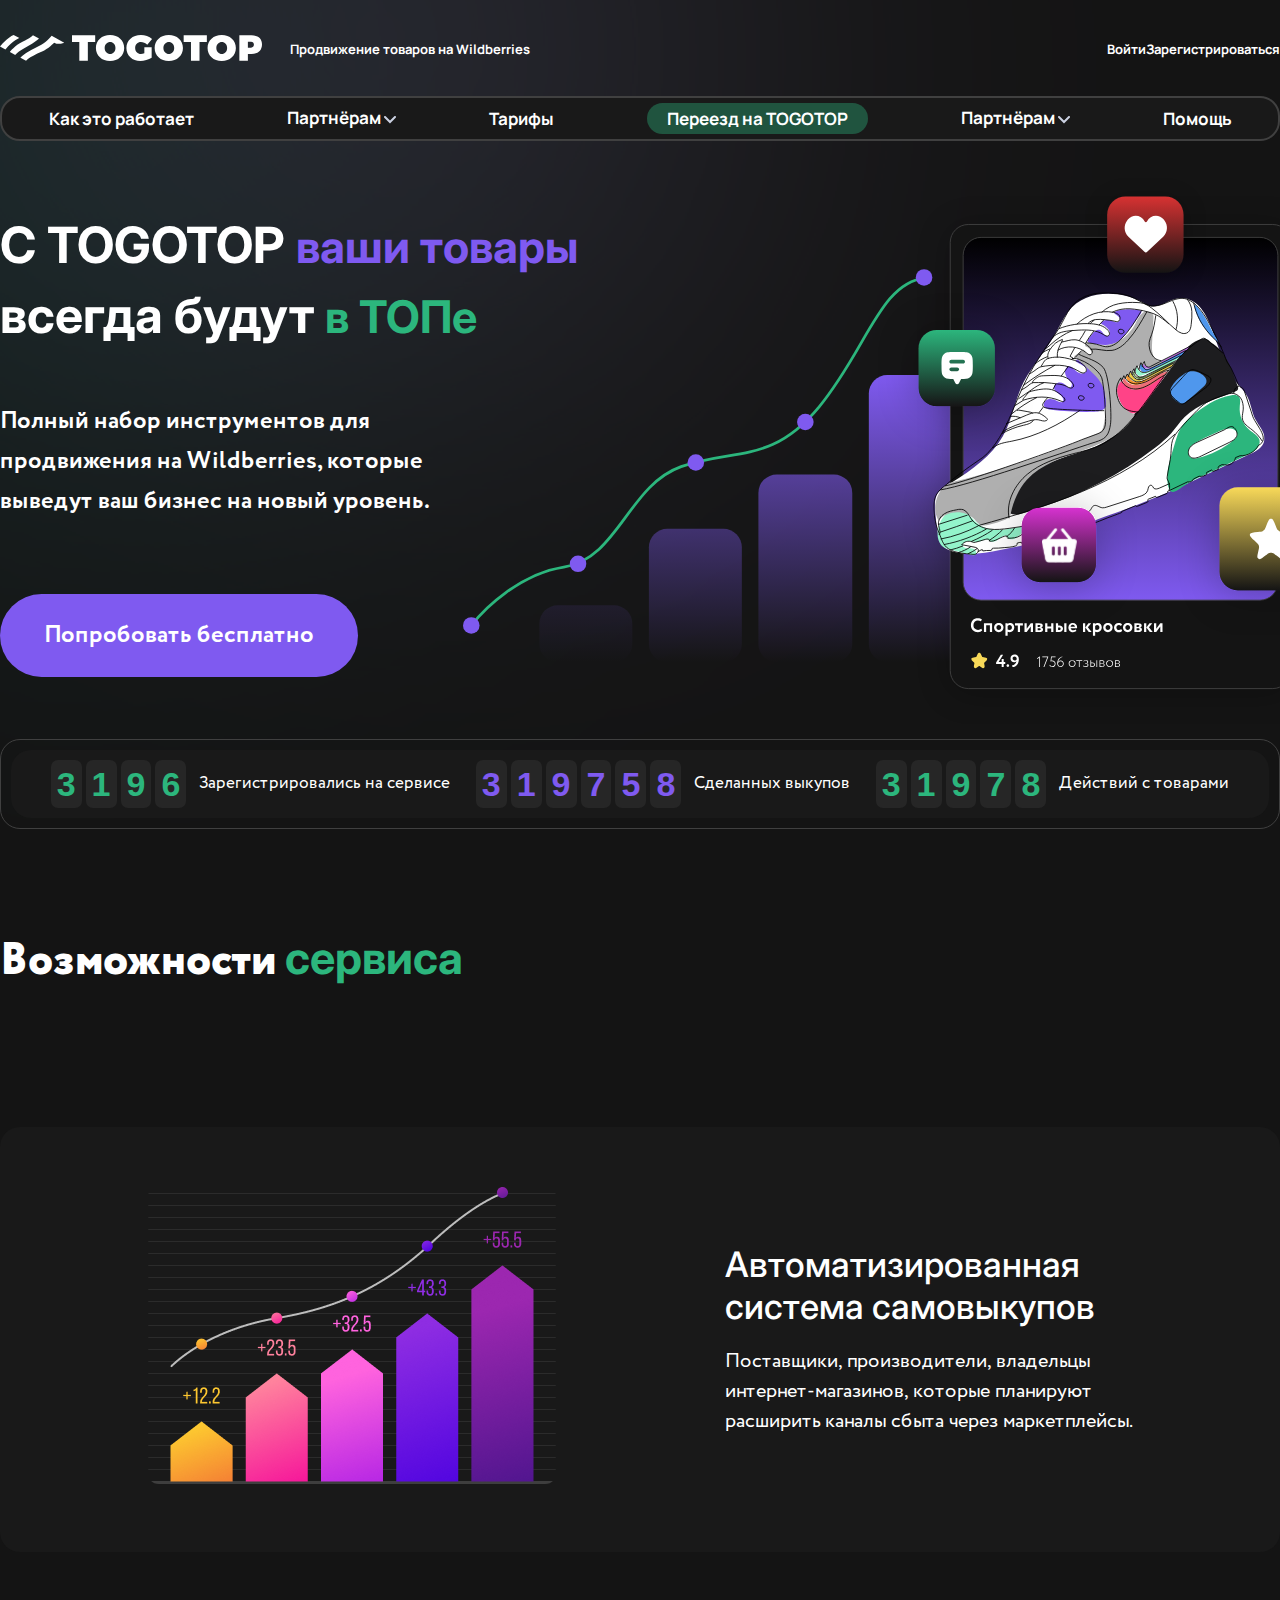
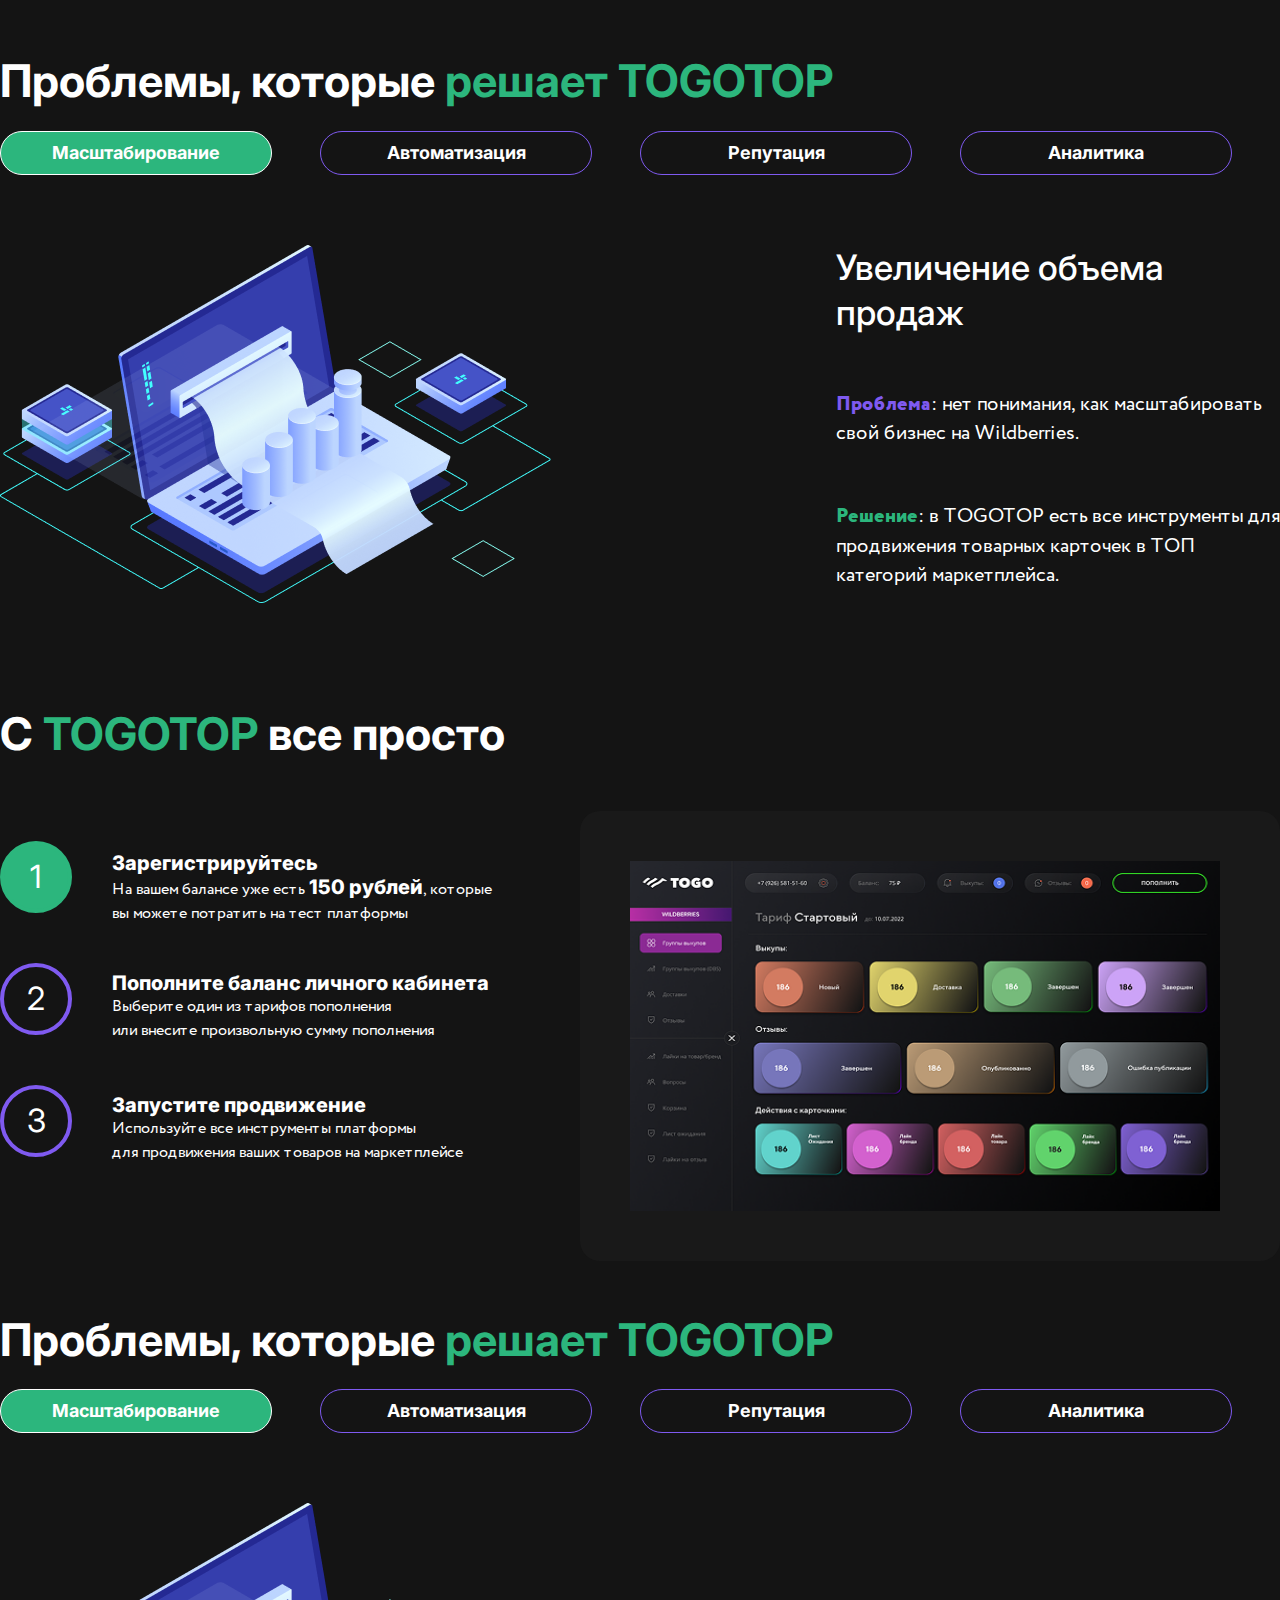
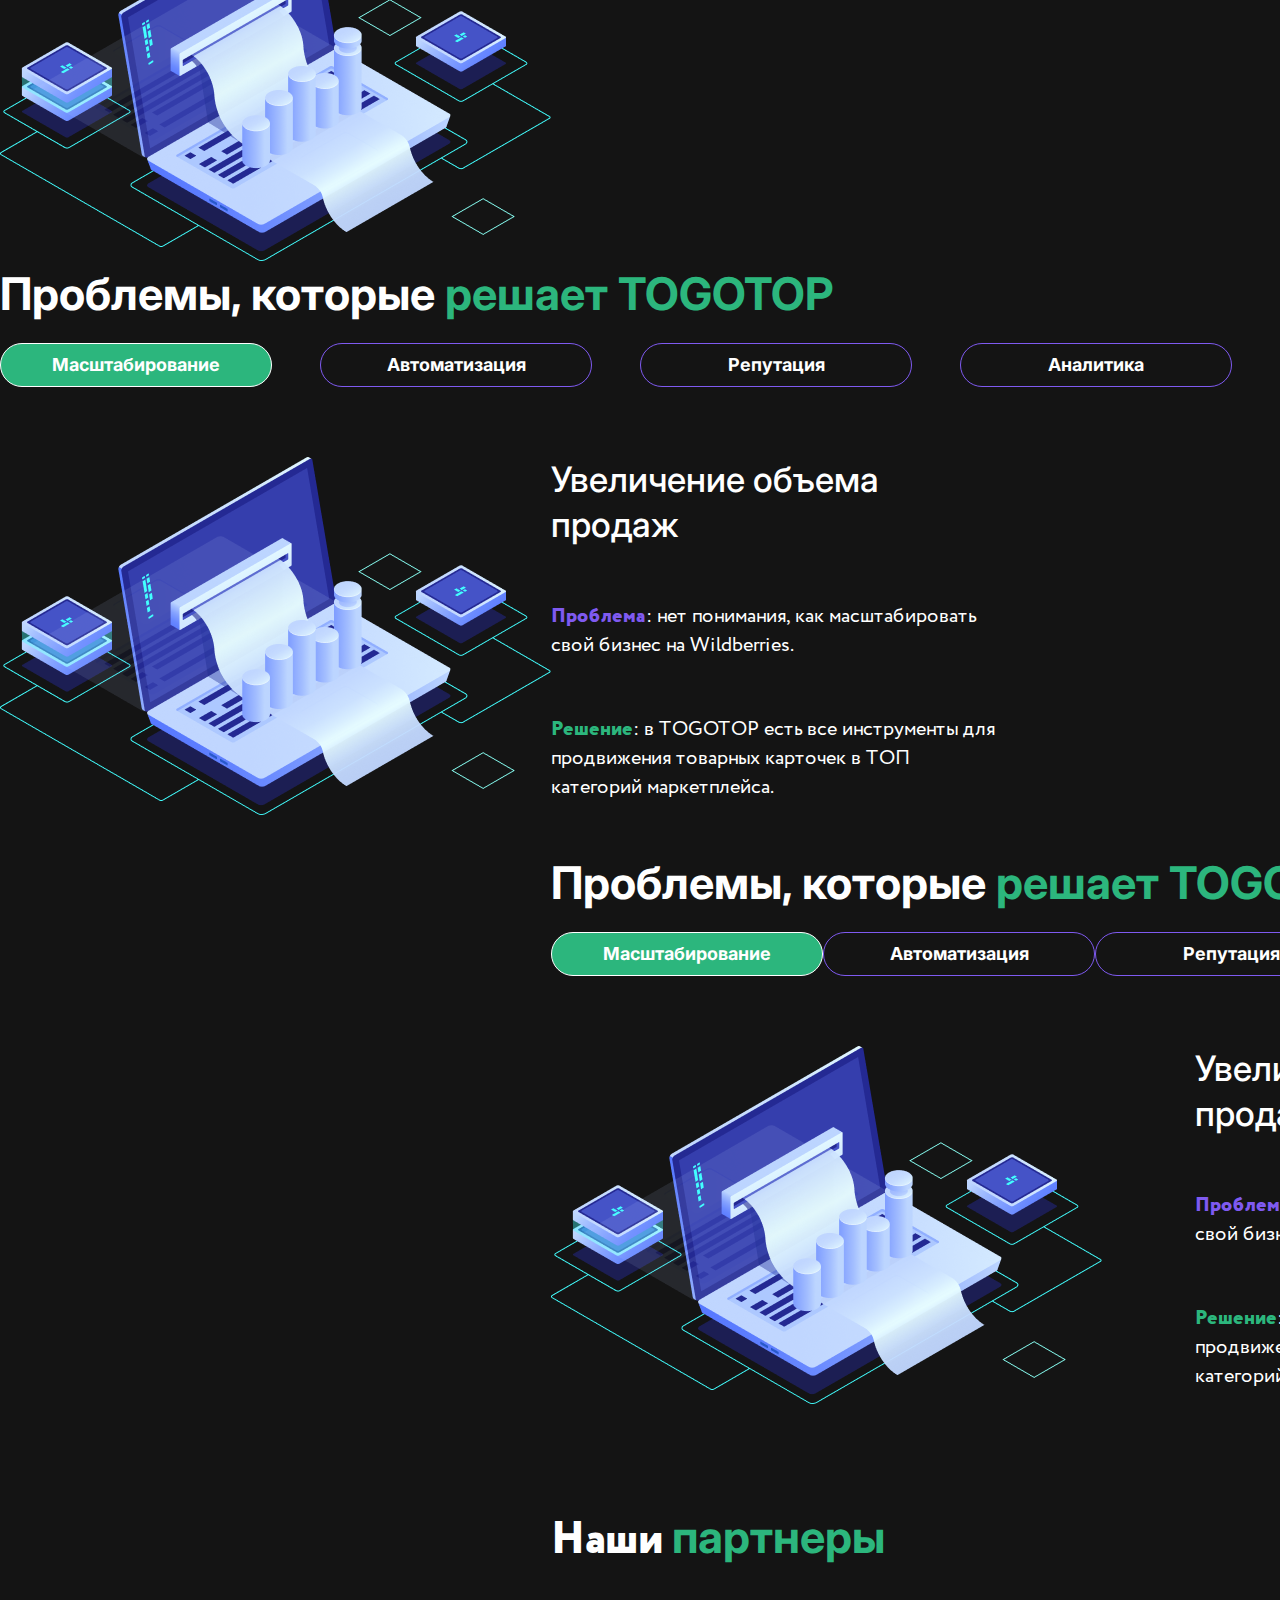
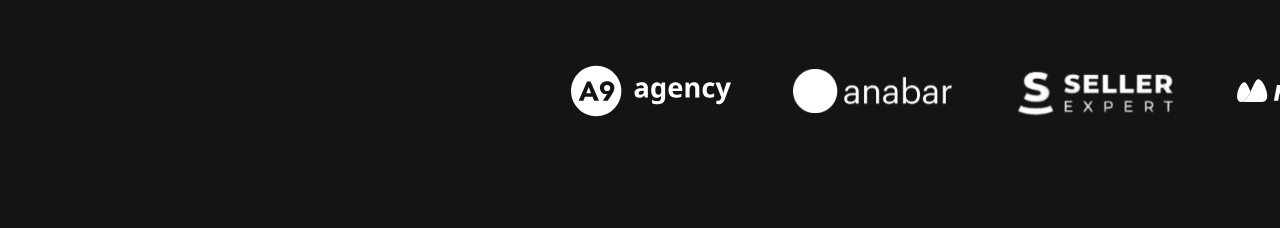
<file: index.html>
<!DOCTYPE html>
<html lang="en">

<head>
  <meta charset="UTF-8" />
  <meta name="viewport" content="width=device-width, initial-scale=1.0" />
  <title>TOGOTOP</title>
  <link
    href="https://fonts.googleapis.com/css2?family=Inter:ital,opsz,wght@0,14..32,100..900;1,14..32,100..900&display=swap"
    rel="stylesheet" />
  <link href="https://fonts.googleapis.com/css2?family=Manrope:wght@200..800&display=swap" rel="stylesheet" />
  <link rel="stylesheet" href="./css/global.css" />
  <link rel="stylesheet" href="./style.css" />
</head>

<body>
  <div class="hero">
    <header class="container">
      <div>
        <a href="#"><img class="header__logo" src="./images/logo.svg" alt=""></a>
        <p class="header__text">Продвижение товаров на Wildberries</p>
      </div>
      <div>
        <a class="header__link header__signin" href="#">Войти</a>
        <a class="header__link header__signup" href="#">Зарегистрироваться</a>
      </div>
    </header>
    <nav class="container">
      <a href="#" class="nav__link">Как это работает</a>
      <div class="dropdown">
        <input type="checkbox" id="dropdown-partners" class="dropdown__checkbox" hidden>
        <label for="dropdown-partners" class="dropdown__toggle">
          Партнёрам
          <img src="./images/arrow down.svg" class="dropdown__arrow"></img>
        </label>

        <ul class="dropdown__list">
          <li class="dropdown__item"><a href="#">Аналитика</a></li>
          <li class="dropdown__item"><a href="#">Продвижение</a></li>
        </ul>
      </div>
      <a href="#" class="nav__link">Тарифы</a>
      <a href="#" class="nav__link nav__link-active">Переезд на TOGOTOP</a>
      <div class="dropdown">
        <input type="checkbox" id="dropdown-partners" class="dropdown__checkbox" hidden>
        <label for="dropdown-partners" class="dropdown__toggle">
          Партнёрам
          <img src="./images/arrow down.svg" class="dropdown__arrow"></img>
        </label>

        <ul class="dropdown__list">
          <li class="dropdown__item"><a href="#">Аналитика</a></li>
          <li class="dropdown__item"><a href="#">Продвижение</a></li>
        </ul>
      </div>
      <a href="#" class="nav__link">Помощь</a>
    </nav>

    <section class="home container">
      <div class="home__wrapper">
        <div class="home__inner">
          <h1 class="home__title">
            С TOGOTOP
            <span class="home__highlight--purple">ваши товары</span> всегда
            будут <span class="home__highlight--green">в ТОПе</span>
          </h1>
          <p class="home__text">
            Полный набор инструментов для продвижения на Wildberries, которые
            выведут ваш бизнес на новый уровень.
          </p>
          <a href="#" class="home__link">Попробовать бесплатно</a>
        </div>

        <div class="home__visual">
          <img src="./images/hero card.svg" alt="" width="900px" />
        </div>
      </div>
      <section class="stats-bar">
        <div class="stats-bar__wrapper">
          <div class="stats-bar__item">
            <div class="stats-bar__number">
              <span class="stats-bar__number--green">3</span>
              <span class="stats-bar__number--green">1</span>
              <span class="stats-bar__number--green">9</span>
              <span class="stats-bar__number--green">6</span>
            </div>
            <p class="stats-bar__text">Зарегистрировались на сервисе</p>
          </div>
          <div class="stats-bar__item">
            <div class="stats-bar__number">
              <span class="stats-bar__number--purple">3</span>
              <span class="stats-bar__number--purple">1</span>
              <span class="stats-bar__number--purple">9</span>
              <span class="stats-bar__number--purple">7</span>
              <span class="stats-bar__number--purple">5</span>
              <span class="stats-bar__number--purple">8</span>
            </div>
            <p class="stats-bar__text">Сделанных выкупов</p>
          </div>
          <div class="stats-bar__item">
            <div class="stats-bar__number stats-bar__number--green">
              <span class="stats-bar__number--green">3</span>
              <span class="stats-bar__number--green">1</span>
              <span class="stats-bar__number--green">9</span>
              <span class="stats-bar__number--green">7</span>
              <span class="stats-bar__number--green">8</span>
            </div>
            <p class="stats-bar__text">Действий с товарами</p>
          </div>
        </div>
      </section>
    </section>

    <!--==========POSSIBILITY==============-->
    <section class="possibility">
      <div class="container">
        <div class="possibility__wrapper">
          <h1 class="possibility__title">Возможности <span>сервиса</span></h1>
          <div class="possibility__about-wrapper">
            <div><img src="./images/possibility.img.png" alt="img" /></div>
            <div class="possibility__text-wrapper">
              <h3 class="possibility__about-title">
                Автоматизированная <br />
                система самовыкупов
              </h3>
              <p class="possibility__about-text">
                Поставщики, производители, владельцы <br />
                интернет-магазинов, которые планируют <br />
                расширить каналы сбыта через маркетплейсы.
              </p>
            </div>
          </div>
        </div>
      </div>
    </section>


    <!--=====================================-->
    <section class="issues">
      <div class="container">

        <h2 class="issues__title">Проблемы, которые <span class="issues__span">решает TOGOTOP</span> </h2>
        <div class="buttons">
          <h1 class="button1">Масштабирование</h1> <h1 class="button2">Автоматизация</h1> <h1
            class="button3">Репутация</h1> <h1 class="button4">Аналитика</h1>
        </div>
        <div class="sale">
          <div class="picture"><img src="./images/677144Asset 1 3.png" alt=""></div>
          <div >
            <h1 class="sale__title">Увеличение объема продаж</h1>
            <h2 class="sale__subtitle"><span class="sale__subtitle-span">Проблема</span>: нет понимания, как масштабировать 
свой бизнес на Wildberries.</h2>
 <h2 class="sale__subtitle2"><span class="sale__subtitle-span2">Решение</span>: в TOGOTOP есть все инструменты 
для продвижения товарных карточек 
в ТОП категорий маркетплейса.</h2>
          </div>
        </div>



      </div>

    </section>
    <!-- SIMPLE -->
     <section class="simple__wrapper">
       <div class="container">
         <div class="title__togotop">
                <h3>С <span>TOGOTOP</span> все просто</h3>
        </div>
        <div class="wrapper">
            <div class="text__wrapper">
                <div class="border__wrapper">
                    <div class="img1">1</div>
                    <div class="img2">2</div>
                    <div class="img3">3</div>
                </div>
                <div class="texts">
                    <div class="title1">
                        <p class="paragraph">Зарегистрируйтесь</p>
                        <p>На вашем балансе уже есть <span class="span1">150 рублей</span>, которые <br> вы можете потратить на тест платформы</p>
                    </div>
                    <div class="title2">
                        <p class="paragraph">Пополните баланс личного кабинета</p>
                        <p>Выберите один из тарифов пополнения <br> или внесите произвольную сумму пополнения</p>
                    </div>
                      <div class="title3">
                        <p class="paragraph">Запустите продвижение </p>
                        <p>Используйте все инструменты платформы <br> для продвижения ваших товаров на маркетплейсе</p>
                    </div>
                </div>
            </div>
            <div class="img__wrapper">
                <img class="img__container" src="./images/10 1.png" alt="img photo">
            </div>
        </div>
    </div>
     </section>
    <!--=====================================-->
    <section>

    </section>

    <!--=====================================-->
    <section>

    </section>

    <!--=====================================-->
    <section>

    </section>

    <!--=====================================-->
    <section>

    </section>

      <!--============ISSUES===============-->
      <section class="issues">
        <div class="container">
          <h2 class="issues__title">
            Проблемы, которые <span class="issues__span">решает TOGOTOP</span>
          </h2>
          <div class="buttons">
            <h1 class="button1">Масштабирование</h1>
            <h1 class="button2">Автоматизация</h1>
            <h1 class="button3">Репутация</h1>
            <h1 class="button4">Аналитика</h1>
          </div>
          <div class="sale">
            <div class="picture">
              <img src="./images/677144Asset 1 3.png" alt="" />
    <h2 class="issues__title">Проблемы, которые <span class="issues__span">решает TOGOTOP</span> </h2>
    <div class="buttons">
      <h1 class="button1">Масштабирование</h1>
      <h1 class="button2">Автоматизация</h1>
      <h1 class="button3">Репутация</h1>
      <h1 class="button4">Аналитика</h1>
    </div>
    <div class="sale">
      <div class="picture"><img src="./images/677144Asset 1 3.png" alt=""></div>
      <div>
        <h1 class="sale__title">Увеличение объема продаж</h1>
        <h2 class="sale__subtitle"><span class="sale__subtitle-span">Проблема</span>: нет понимания, как
          масштабировать
          свой бизнес на Wildberries.</h2>
        <h2 class="sale__subtitle2"><span class="sale__subtitle-span2">Решение</span>: в TOGOTOP есть все
          инструменты
          для продвижения товарных карточек
          в ТОП категорий маркетплейса.</h2>

        <!--=====================================-->
        <section class="issues">
          <div class="container">
            <h2 class="issues__title">
              Проблемы, которые <span class="issues__span">решает TOGOTOP</span>
            </h2>
            <div class="buttons">
              <h1 class="button1">Масштабирование</h1>
              <h1 class="button2">Автоматизация</h1>
              <h1 class="button3">Репутация</h1>
              <h1 class="button4">Аналитика</h1>
            </div>
            <div class="sale">
              <div class="picture">
                <img src="./images/677144Asset 1 3.png" alt="" />
              </div>
              <div>
                <h1 class="sale__title">Увеличение объема продаж</h1>
                <h2 class="sale__subtitle">
                  <span class="sale__subtitle-span">Проблема</span>: нет
                  понимания, как масштабировать свой бизнес на Wildberries.
                </h2>
                <h2 class="sale__subtitle2">
                  <span class="sale__subtitle-span2">Решение</span>: в TOGOTOP
                  есть все инструменты для продвижения товарных карточек в ТОП
                  категорий маркетплейса.
                </h2>
              </div>


            </div>
          </div>
        </section>


      <!--=============PARTNERS================-->
      <section class="partners">
        <div class="container">
          <h1 class="partners__title">Наши <span>партнеры</span></h1>
          <div class="partners__logo-wrapper">
            <img src="./images/partners.logo1.svg" alt="logo" />
            <img src="./images/partners.logo2.svg" alt="logo" />
            <img src="./images/partners.logo3.svg" alt="logo" />
            <img src="./images/partners.logo4.svg" alt="logo" />
            <img src="./images/partners.logo5.svg" alt="logo" />
          </div>
        </div>
      </section>

      <!--===========SUITABLE===============-->
      <section></section>
        <!--=====================================-->
        <section></section>

        <!--=====================================-->
        <section></section>

        <!--=====================================-->
        <section></section>

        <!--=====================================-->
        <section></section>

        <!--=====================================-->
        <section></section>
        <!--=====================================-->
        <footer></footer>
      </div>
</body>

</html>
</file>
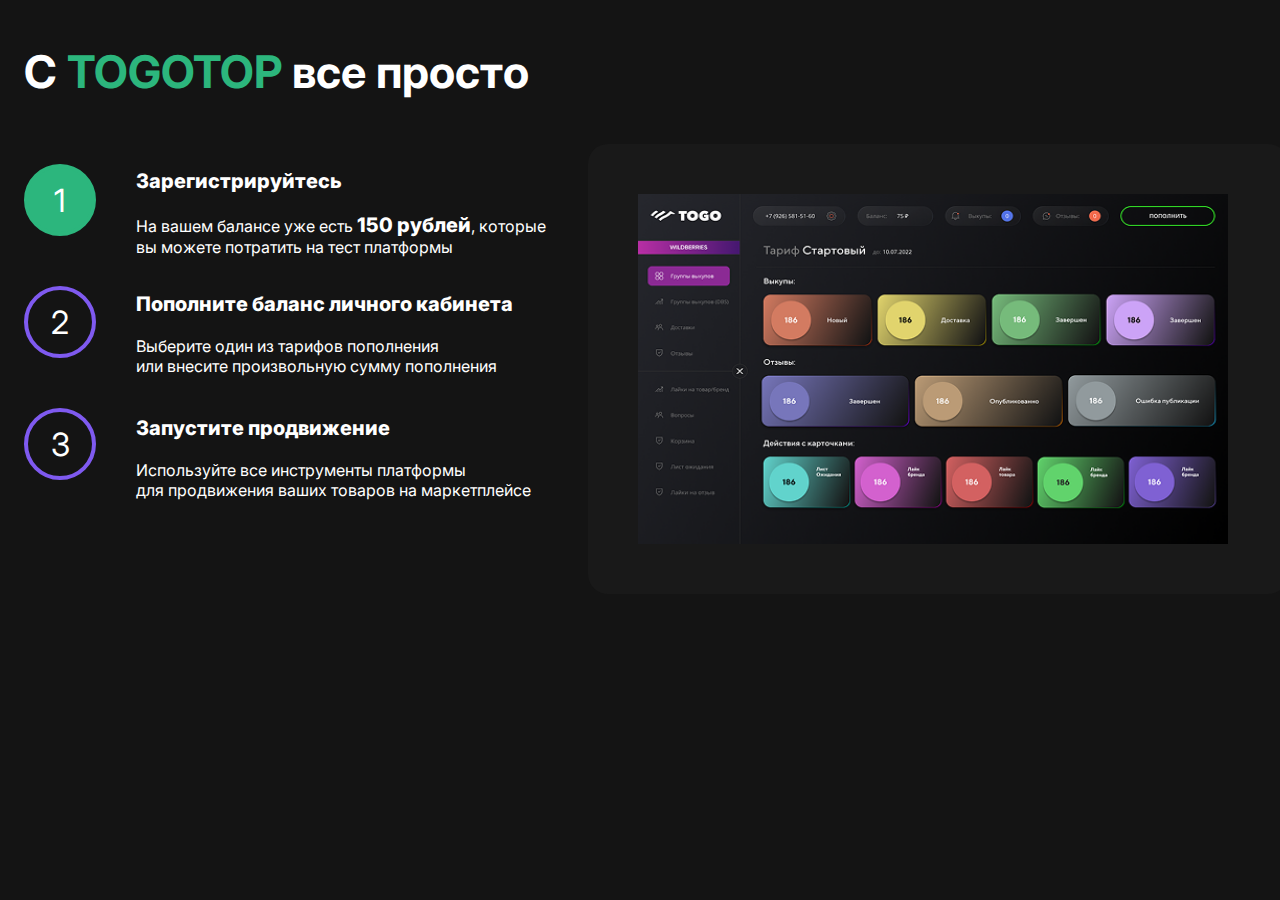
<file: simpletogotop/simple.html>
<!DOCTYPE html>
<html lang="en">
<head>
    <meta charset="UTF-8">
    <meta name="viewport" content="width=device-width, initial-scale=1.0">
    <title>Simple Togotop</title>
    <link rel="stylesheet" href="./simple.css">
    <link rel="preconnect" href="https://fonts.googleapis.com">
<link rel="preconnect" href="https://fonts.gstatic.com" crossorigin>
<link href="https://fonts.googleapis.com/css2?family=Inter:ital,opsz,wght@0,14..32,100..900;1,14..32,100..900&display=swap" rel="stylesheet">
</head>
<body>
    <div class="container">
         <div class="title__togotop">
                <h3>С <span>TOGOTOP</span> все просто</h3>
        </div>
        <div class="wrapper">
            <div class="text__wrapper">
                <div class="border__wrapper">
                    <div class="img1">1</div>
                    <div class="img2">2</div>
                    <div class="img3">3</div>
                </div>
                <div class="texts">
                    <div class="title1">
                        <p class="paragraph">Зарегистрируйтесь</p>
                        <p>На вашем балансе уже есть <span class="span1">150 рублей</span>, которые <br> вы можете потратить на тест платформы</p>
                    </div>
                    <div class="title2">
                        <p class="paragraph">Пополните баланс личного кабинета</p>
                        <p>Выберите один из тарифов пополнения <br> или внесите произвольную сумму пополнения</p>
                    </div>
                      <div class="title3">
                        <p class="paragraph">Запустите продвижение </p>
                        <p>Используйте все инструменты платформы <br> для продвижения ваших товаров на маркетплейсе</p>
                    </div>
                </div>
            </div>
            <div class="img__wrapper">
                <img class="img__container" src="./media/10 1.png" alt="img photo">
            </div>
        </div>
    </div>
</body>
</html>
</file>
<file: css/global.css>
.container {
  max-width: 1300px;
}
</file>
<file: style.css>
@font-face {
    font-family: "Circe";
    src: url("./fonts/Circe-Light.ttf") format("truetype");
    font-weight: 300;
    font-style: normal;
}

@font-face {
    font-family: "Circe";
    src: url("./fonts/Circe-Regular.ttf") format("truetype");
    font-weight: 400;
    font-style: normal;
}

@font-face {
    font-family: "Circe";
    src: url("./fonts/Circe-Bold.ttf") format("truetype");
    font-weight: 500;
    font-style: normal;
}

@font-face {
    font-family: "Circe";
    src: url("./fonts/Circe-ExtraBold.ttf") format("truetype");
    font-weight: 600;
    font-style: normal;
}

* {
    margin: 0;
}

ul {
    list-style: none;
}

a {
    text-decoration: none;
    color: #fff;
}

body {
    background-color: #141414;
    color: #fff;
}

header {
    display: flex;
    justify-content: space-between;
    font-family: Manrope;
    font-weight: 700;
    font-size: 13px;
    line-height: 100%;
    letter-spacing: 0%;
}

header div {
    display: flex;
    align-items: center;
    padding-top: 35px;
    padding-bottom: 33px;
}

.header__logo {
    margin-right: 28px;
}

.header__text,
.header__link {
    font-family: Manrope;
    font-weight: 700;
    font-size: 13px;
    line-height: 100%;
    letter-spacing: 0%;
}

nav {
    display: flex;
    align-items: center;
    justify-content: space-around;
    background-color: #191919;
    border-radius: 20px;
    border: 2px solid #404040;
    margin-bottom: 61px;
}

.nav__link,
.dropdown__toggle {
    font-family: Manrope;
    font-weight: 700;
    font-style: Bold;
    font-size: 17px;
    line-height: 100%;
    letter-spacing: 0%;
    padding: 12px 0;
}

.nav__link-active {
    background-color: #2cb67d61;
    padding: 7px 20px;
    border-radius: 100px;
}

.dropdown__list {
    display: none;
}

.dropdown {
    position: relative;
}

.dropdown__list {
    display: none;
    position: absolute;
    top: 100%;
    left: 0;
    top: 30px;
    background-color: #191919;
    border: 2px solid #404040;
    border-radius: 12px;
    padding: 10px 0;
    list-style: none;
    min-width: 180px;
    z-index: 10;
}

.dropdown__checkbox:checked+.dropdown__toggle+.dropdown__list {
    display: block;
}

.dropdown__item a {
    font-family: Manrope;
    font-weight: 400;
    font-style: Regular;
    font-size: 13px;
    line-height: 33px;
    letter-spacing: 0%;
    display: block;
    padding: 8px 16px;
    color: white;
    text-decoration: none;
    font-size: 15px;
}

.dropdown__item a:hover {
    background-color: #2cb67d61;
    border-radius: 8px;
}


.hero {
    background-image: url("./images/hero\ bg.svg");
    background-repeat: no-repeat;
}

.home__wrapper {
    display: flex;
    position: relative;
    margin-top: 70px;
}

.home__title {
    font-family: Inter;
    font-weight: 700;
    font-style: Bold;
    font-size: 50px;
    line-height: 139%;
    letter-spacing: 3%;
    margin-bottom: 51px;
    max-width: 750px;
}

.home__highlight--purple {
    color: #7f5af0;
}

.home__highlight--green {
    color: #2cb67d;
}

.home__text {
    font-family: Circe;
    font-weight: 500;
    font-size: 24px;
    line-height: 167%;
    letter-spacing: 0px;
    margin-bottom: 73px;
    max-width: 500px;
}

.home__link {
    display: inline-block;
    background-color: #7f5af0;
    padding: 22px 44px;
    font-family: Circe;
    font-weight: 500;
    font-style: Bold;
    font-size: 24px;
    line-height: 160%;
    letter-spacing: 0px;
    border-radius: 100px;
}

.home__visual img {
    position: absolute;
    top: -7%;
    right: -6.5%;
}

.stats-bar {

    border: 1px solid #404040;
    border-radius: 20px;
    padding: 10px;
    margin-top: 62px;
}


.stats-bar__wrapper {
    display: flex;
    justify-content: space-around;
    background-color: #191919;
    border-radius: 20px;
    padding: 10px 27px;

}

.stats-bar__item {
    display: flex;
    align-items: center;
    gap: 13px;
}

.stats-bar__number span {
    display: inline-block;
    font-family: sans-serif;
    font-weight: 700;
    background-color: #262626;
    padding: 4px 6px;
    border-radius: 7px;
    font-size: 34px;
}

.stats-bar__number--green {
    color: #2CB67D;
}

.stats-bar__number--purple {
    color: #7F5AF0;
}

.stats-bar__text {

    font-family: Circe;
    font-weight: 400;
    font-style: Regular;
    font-size: 17px;
    line-height: 160%;
    letter-spacing: 0px;
}



.issues__title {
    font-family: Inter;
    font-weight: 700;
    font-style: Bold;
    font-size: 45px;
    color: #FFFFFF;
    line-height: 130%;
    letter-spacing: 3%;


}

.issues__span {
    font-family: Inter;
    font-weight: 700;
    font-style: Bold;
    font-size: 45px;
    line-height: 130%;
    letter-spacing: 3%;
    color: #2CB67D;
}

.issues {
    margin-top: 50px;
}

.buttons {

    display: grid;
    grid-template-columns: auto auto auto auto;

    margin-top: 20px;
    align-items: center;
    text-align: center;

}

.button1 {
    font-family: Inter;
    font-weight: 700;
    font-style: Bold;
    font-size: 18px;
    padding: 10px;

    line-height: 120%;
    letter-spacing: 3%;
    border: 1px solid #FFFFFF;
    width: 250px;


    background-color: #2CB67D;

    border-radius: 25px;

}

.button2 {
    font-family: Inter;
    font-weight: 700;
    font-style: Bold;
    font-size: 18px;
    padding: 10px;

    line-height: 120%;
    letter-spacing: 3%;
    border: 1px solid #7F5AF0;
    width: 250px;
    background-color: #141414;
    border-radius: 25px;
}

.button3 {
    font-family: Inter;
    font-weight: 700;
    font-style: Bold;
    font-size: 18px;
    padding: 10px;

    line-height: 120%;
    letter-spacing: 3%;
    border: 1px solid #7F5AF0;
    width: 250px;
    background-color: #141414;
    border-radius: 25px;
}

.button4 {
    font-family: Inter;
    font-weight: 700;
    font-style: Bold;
    font-size: 18px;
    padding: 10px;

    line-height: 120%;
    letter-spacing: 3%;
    border: 1px solid #7F5AF0;
    width: 250px;
    background-color: #141414;
    border-radius: 25px;
}

.sale {
    display: flex;
    justify-content: space-around;
    margin-top: 70px;
}

.sale__title {
    font-family: Inter;
    font-weight: 500;
    font-style: Medium;
    font-size: 35px;

    line-height: 130%;
    letter-spacing: 3%;
    width: 376px;
    height: 90;
    top: 2109px;
    left: 821px;

    opacity: 1;

}

.sale__subtitle-span {
    font-family: Circe;
    font-weight: 700;
    font-style: Bold;
    font-size: 20px;

    line-height: 147%;
    letter-spacing: 0px;
    color: #7F5AF0;
}

.sale__subtitle {
    font-family: Circe;
    font-weight: 400;
    font-style: Regular;
    font-size: 20px;
    width: 427px;
    line-height: 147%;
    letter-spacing: 0px;
    margin-top: 55px;
    font-family: Circe;
    font-weight: 400;
    font-style: Regular;
    font-size: 17px;
    line-height: 160%;
    letter-spacing: 0px;
}

.issues__title {
    font-family: Inter;
    font-weight: 700;
    font-style: Bold;
    font-size: 45px;
    color: #ffffff;
    line-height: 130%;
    letter-spacing: 3%;
}

.issues__span {
    font-family: Inter;
    font-weight: 700;
    font-style: Bold;
    font-size: 45px;

    line-height: 130%;
    letter-spacing: 3%;
    color: #2cb67d;
}

.issues {
    margin-top: 50px;
}

.buttons {
    display: grid;
    grid-template-columns: auto auto auto auto;

    margin-top: 20px;
    align-items: center;
    text-align: center;
}

.button1 {
    font-family: Inter;
    font-weight: 700;
    font-style: Bold;
    font-size: 18px;
    padding: 10px;

    line-height: 120%;
    letter-spacing: 3%;
    border: 1px solid #ffffff;
    width: 250px;

    background-color: #2cb67d;

    border-radius: 25px;
}

.button2 {
    font-family: Inter;
    font-weight: 700;
    font-style: Bold;
    font-size: 18px;
    padding: 10px;

    line-height: 120%;
    letter-spacing: 3%;
    border: 1px solid #7f5af0;
    width: 250px;
    background-color: #141414;
    border-radius: 25px;
}

.button3 {
    font-family: Inter;
    font-weight: 700;
    font-style: Bold;
    font-size: 18px;
    padding: 10px;

    line-height: 120%;
    letter-spacing: 3%;
    border: 1px solid #7f5af0;
    width: 250px;
    background-color: #141414;
    border-radius: 25px;
}

.button4 {
    font-family: Inter;
    font-weight: 700;
    font-style: Bold;
    font-size: 18px;
    padding: 10px;

    line-height: 120%;
    letter-spacing: 3%;
    border: 1px solid #7f5af0;
    width: 250px;
    background-color: #141414;
    border-radius: 25px;
}

.sale {
    display: flex;
    justify-content: space-around;
    margin-top: 70px;
}

.sale__title {
    font-family: Inter;
    font-weight: 500;
    font-style: Medium;
    font-size: 35px;

    line-height: 130%;
    letter-spacing: 3%;
    width: 376px;
    height: 90;
    top: 2109px;
    left: 821px;

    opacity: 1;
}

.sale__subtitle-span {
    font-family: Circe;
    font-weight: 700;
    font-style: Bold;
    font-size: 20px;

    line-height: 147%;
    letter-spacing: 0px;
    color: #7f5af0;
}

.sale__subtitle {
    font-family: Circe;
    font-weight: 400;
    font-style: Regular;
    font-size: 20px;
    width: 427px;
    line-height: 147%;
    letter-spacing: 0px;
    margin-top: 55px;
}

.sale__subtitle-span2 {
    font-family: Circe;
    font-weight: 700;
    font-style: Bold;
    font-size: 20px;

    line-height: 147%;
    letter-spacing: 0px;
    color: #2cb67d;
}

.sale__subtitle2 {
    font-family: Circe;
    font-weight: 400;
    font-style: Regular;
    font-size: 20px;
    margin-top: 54px;
    line-height: 147%;
    letter-spacing: 0px;
    width: 444px;
}

/* POSSIBILITY */
.possibility {
    font-family: Circe;
    margin: 100px 0;
}

.possibility__title {
    font-weight: 700;
    font-size: 45px;
    margin-bottom: 132px;
}

.possibility__title span {
    color: #2cb67d;
}

.possibility__about-wrapper {
    display: flex;
    gap: 100px;
    align-items: center;
    justify-content: space-evenly;
    background-color: #191919;
    border-radius: 20px;
    padding: 60px 80px;
}

.possibility__about-wrapper img {
    max-width: 100%;
    height: auto;
    border-radius: 12px;
}

.possibility__about-title {
    font-weight: 500;
    font-size: 35px;
    margin-bottom: 20px;
}

.possibility__about-text {
    font-size: 20px;
    line-height: 1.5;
    max-width: 500px;
}
/* PARTNERS */
.partners {
  font-family: Circe;
  margin: 100px 0;
}

.partners__title {
  font-weight: 700;
  font-size: 45px;
  margin-bottom: 80px;
}

.partners__title span {
  color: #2cb67d;
}

.partners__logo-wrapper {
  display: flex;
  flex-wrap: wrap;
  justify-content: space-between;
  gap: 40px;
  padding: 0 20px;
}

.partners__logo-wrapper img {
  max-width: 160px;
  width: 100%;
  height: auto;
  transition: transform 0.3s ease;
}

.partners__logo-wrapper img:hover {
  transform: scale(1.1);
}

/* RESPONSIVE */
@media (max-width: 992px) {
  .partners__title {
    font-size: 36px;
    margin-bottom: 60px;
  }

  .partners__logo-wrapper {
    gap: 30px;
  }

  .partners__logo-wrapper img {
    max-width: 120px;
  }
}

@media (max-width: 576px) {
  .partners__title {
    font-size: 28px;
    margin-bottom: 40px;
  }

  .partners__logo-wrapper {
    gap: 20px;
  }

  .partners__logo-wrapper img {
    max-width: 90px;
  }
}

@media (max-width: 1024px) {
    .possibility__about-wrapper {
        gap: 50px;
        padding: 40px;
    }

    .possibility__about-title {
        font-size: 28px;
    }

    .possibility__about-text {
        font-size: 18px;
    }
}

@media (max-width: 768px) {
    .possibility__about-wrapper {
        flex-direction: column;
        text-align: center;
        gap: 30px;
        padding: 30px 20px;
    }

    .possibility__about-title {
        font-size: 24px;
    }

    .possibility__about-text {
        font-size: 16px;
    }
}

@media (max-width: 480px) {
    .possibility__title {
        font-size: 32px;
        margin-bottom: 60px;
    }

    .possibility__about-title {
        font-size: 20px;
    }

    .possibility__about-text {
        font-size: 14px;
    }
}

/*  */
@media (max-width: 320px) {
    .buttons {
        display: grid;
        grid-template-columns: auto;

        gap: 20px;
    }

    .sale {
        display: inline;
    }

    .picture {
        width: 300px;
    }

    .sale__title {
        font-family: Inter;
        font-weight: 500;
        font-style: Medium;
        font-size: 20px;

        line-height: 135%;
        letter-spacing: 3%;
    }

    .sale__subtitle {
        font-family: Circe;
        font-weight: 700;
        font-style: Bold;
        font-size: 15px;

        line-height: 157%;
        letter-spacing: 0px;
    }

    .sale__subtitle2 {
        font-family: Circe;
        font-weight: 700;
        font-style: Bold;
        font-size: 15px;

        line-height: 157%;
        letter-spacing: 0px;
    }

    .block {
        display: block;
    }
}

.sale__subtitle-span2 {
    font-family: Circe;
    font-weight: 700;
    font-style: Bold;
    font-size: 20px;
    line-height: 147%;
    letter-spacing: 0px;
    color: #2CB67D;
}

.issues{
    margin-top: 50px;
}
.buttons{

display: grid;
grid-template-columns: auto auto auto auto;

margin-top: 20px;
align-items: center;
text-align: center;

}
.button1{
    font-family: Inter;
font-weight: 700;
font-style: Bold;
font-size: 18px;
padding: 10px;

line-height: 120%;
letter-spacing: 3%;
border: 1px solid #FFFFFF ;
    width: 250px;


background-color: #2CB67D;

border-radius: 25px;

}
.button2{
        font-family: Inter;
font-weight: 700;
font-style: Bold;
font-size: 18px;
padding: 10px;

line-height: 120%;
letter-spacing: 3%;
border: 1px solid #7F5AF0 ;
    width: 250px;
background-color: #141414;
border-radius: 25px;
}.button3{
font-family: Inter;
font-weight: 700;
font-style: Bold;
font-size: 18px;
padding: 10px;

line-height: 120%;
letter-spacing: 3%;
border: 1px solid #7F5AF0 ;
    width: 250px;
background-color: #141414;
border-radius: 25px;
}.button4{
        font-family: Inter;
font-weight: 700;
font-style: Bold;
font-size: 18px;
padding: 10px;

line-height: 120%;
letter-spacing: 3%;
border: 1px solid #7F5AF0 ;
    width: 250px;
background-color: #141414;
border-radius: 25px;
}
.sale{
    display: flex;
justify-content: space-around;
    margin-top: 70px;
}
.sale__title{
    font-family: Inter;
font-weight: 500;
font-style: Medium;
font-size: 35px;

line-height: 130%;
letter-spacing: 3%;
width: 376px;
height: 90;
top: 2109px;
left: 821px;

opacity: 1;

}
.sale__subtitle-span{
    font-family: Circe;
font-weight: 700;
font-style: Bold;
font-size: 20px;

line-height: 147%;
letter-spacing: 0px;
color: #7F5AF0;
}
.sale__subtitle{
font-family: Circe;
font-weight: 400;
font-style: Regular;
font-size: 20px;
width: 427px;
line-height: 147%;
letter-spacing: 0px;
margin-top: 55px;

}

.sale__subtitle-span2{
font-family: Circe;
font-weight: 700;
font-style: Bold;
font-size: 20px;

line-height: 147%;
letter-spacing: 0px;
color:#2CB67D;
}
.sale__subtitle2{
font-family: Circe;
font-weight: 400;
font-style: Regular;
font-size: 20px;
margin-top: 54px;
line-height: 147%;
letter-spacing: 0px;
width: 444px;

}


/* simple */
.simple__wrapper {
    font-family: Circe;
}

.title__togotop{
    margin-top: 100px;
}

.text__wrapper{
    margin-top: 60px;
}


h3{
    font-size: 45px;
    font-weight: 700;
    font-family: Inter;
    line-height: 120%;
}

span{
    font-size: 45px;
    font-weight: 700;
    font-family: Inter;
    line-height: 120%;
    color: #2CB67D;
}

.wrapper{
    display: flex;
    justify-content: space-between;
}

.text__wrapper{
    display: flex;
    gap: 40px;
}


.img1{
    width: 64px;
    height: 64px;
    border-radius: 50%;
    border: 4px solid #2CB67D;
    background-color: #2CB67D;
    color: #fff;
    display: flex;
    justify-content: center;
    align-items: center;
    font-size: 32px;
    margin: 20px 0;
    font-family: Inter;
}


.img2{
    width: 64px;
    height: 64px;
    border-radius: 50%; 
    border: 4px solid #7F5AF0;
    color: #fff;
    display: flex;
    justify-content: center;
    align-items: center;
    font-size: 32px;
    font-family: Inter;
    margin: 50px 0;
}


.img3{
    width: 64px;
    height: 64px;
    border-radius: 50%; 
    border: 4px solid #7F5AF0;
    color: #fff;
    display: flex;
    justify-content: center;
    align-items: center;
    font-size: 32px;
    font-family: Inter;
    margin: 50px 0;
}


.title1{
    margin-top: 30px;
}


.title2{
    margin-top: 45px;
}

.title3{
    margin-top: 50px;
}

.paragraph{
    font-size: 20px;
    font-weight: 800;
    font-family: Inter;
}

.span1{
    font-size: 20px;
    font-weight: 800;
    font-family: Inter;
    color: #FFFFFF;
}


.img__wrapper{
    width: 600px;
    height: 350px;
    border-radius: 20px;
    border: 50px solid #191919;
    background-color: #191919;
    margin-top: 50px;
}


.img__container{
    width: 590px;
    height: 350px;
    display: flex;
    justify-content: center;
    align-items: center;
}

@media(max-width:320px){
    .buttons{
        display: grid;
        grid-template-columns: auto ;
       
        gap: 20px;
    }
    .sale{
        display: inline;
    }
    .picture{
       width: 300px;
    }
    .sale__title{
        font-family: Inter;
font-weight: 500;
font-style: Medium;
font-size: 20px;

line-height: 135%;
letter-spacing: 3%;

    }
    .sale__subtitle{
        font-family: Circe;
font-weight: 700;
font-style: Bold;
font-size: 15px;

line-height: 157%;
letter-spacing: 0px;

    }
    .sale__subtitle2{
        font-family: Circe;
font-weight: 700;
font-style: Bold;
font-size: 15px;

line-height: 157%;
letter-spacing: 0px;

    }
    .block{
        display: block;
    }
}


.sale__subtitle2 {
    font-family: Circe;
    font-weight: 400;
    font-style: Regular;
    font-size: 20px;
    margin-top: 54px;
    line-height: 147%;
    letter-spacing: 0px;
    width: 444px;

}

.picture {
    width: 100%;
}

@media(max-width:320px) {
    .buttons {
        display: grid;
        grid-template-columns: auto;

        gap: 20px;
    }

    .sale {
        display: inline;
    }

    .picture {
        width: 300px;
    }

    .sale__title {
        font-family: Inter;
        font-weight: 500;
        font-style: Medium;
        font-size: 20px;

        line-height: 135%;
        letter-spacing: 3%;

    }

    .sale__subtitle {
        font-family: Circe;
        font-weight: 700;
        font-style: Bold;
        font-size: 15px;

        line-height: 157%;
        letter-spacing: 0px;

    }

    .sale__subtitle2 {
        font-family: Circe;
        font-weight: 700;
        font-style: Bold;
        font-size: 15px;

        line-height: 157%;
        letter-spacing: 0px;

    }

    .block {
        display: block;
    }
}
</file>
<file: simpletogotop/simple.css>
.container {
  max-width: 1300px;
  width: 100%;
  margin: 0 auto;
  padding: 0 16px;
}

body{
    background-color: #141414;
    color: #fff;
    font-family: "Inter", sans-serif; 
}

h3{
    font-size: 45px;
    font-weight: 700;
    line-height: 120%;
}

span{
    font-size: 45px;
    font-weight: 700;
    line-height: 120%;
    color: #2CB67D;
}

.wrapper{
    display: flex;
    justify-content: space-between;
}

.text__wrapper{
    display: flex;
    gap: 40px;
}


.img1{
    width: 64px;
    height: 64px;
    border-radius: 50%;
    border: 4px solid #2CB67D;
    background-color: #2CB67D;
    color: #fff;
    display: flex;
    justify-content: center;
    align-items: center;
    font-size: 32px;
    margin: 20px 0;
}


.img2{
    width: 64px;
    height: 64px;
    border-radius: 50%; 
    border: 4px solid #7F5AF0;
    color: #fff;
    display: flex;
    justify-content: center;
    align-items: center;
    font-size: 32px;
    margin: 50px 0;
}


.img3{
    width: 64px;
    height: 64px;
    border-radius: 50%; 
    border: 4px solid #7F5AF0;
    color: #fff;
    display: flex;
    justify-content: center;
    align-items: center;
    font-size: 32px;
    margin: 50px 0;
}


.title1{
    margin-top: 25px;
}


.title2{
    margin-top: 35px;
}

.title3{
    margin-top: 40px;
}

.paragraph{
    font-size: 20px;
    font-weight: 800;
}

.span1{
    font-size: 20px;
    font-weight: 800;
    color: #FFFFFF;
}


.img__wrapper{
    width: 600px;
    height: 350px;
    border-radius: 20px;
    border: 50px solid #191919;
    background-color: #191919;
}


.img__container{
    width: 590px;
    height: 350px;
    display: flex;
    justify-content: center;
    align-items: center;
}
</file>
